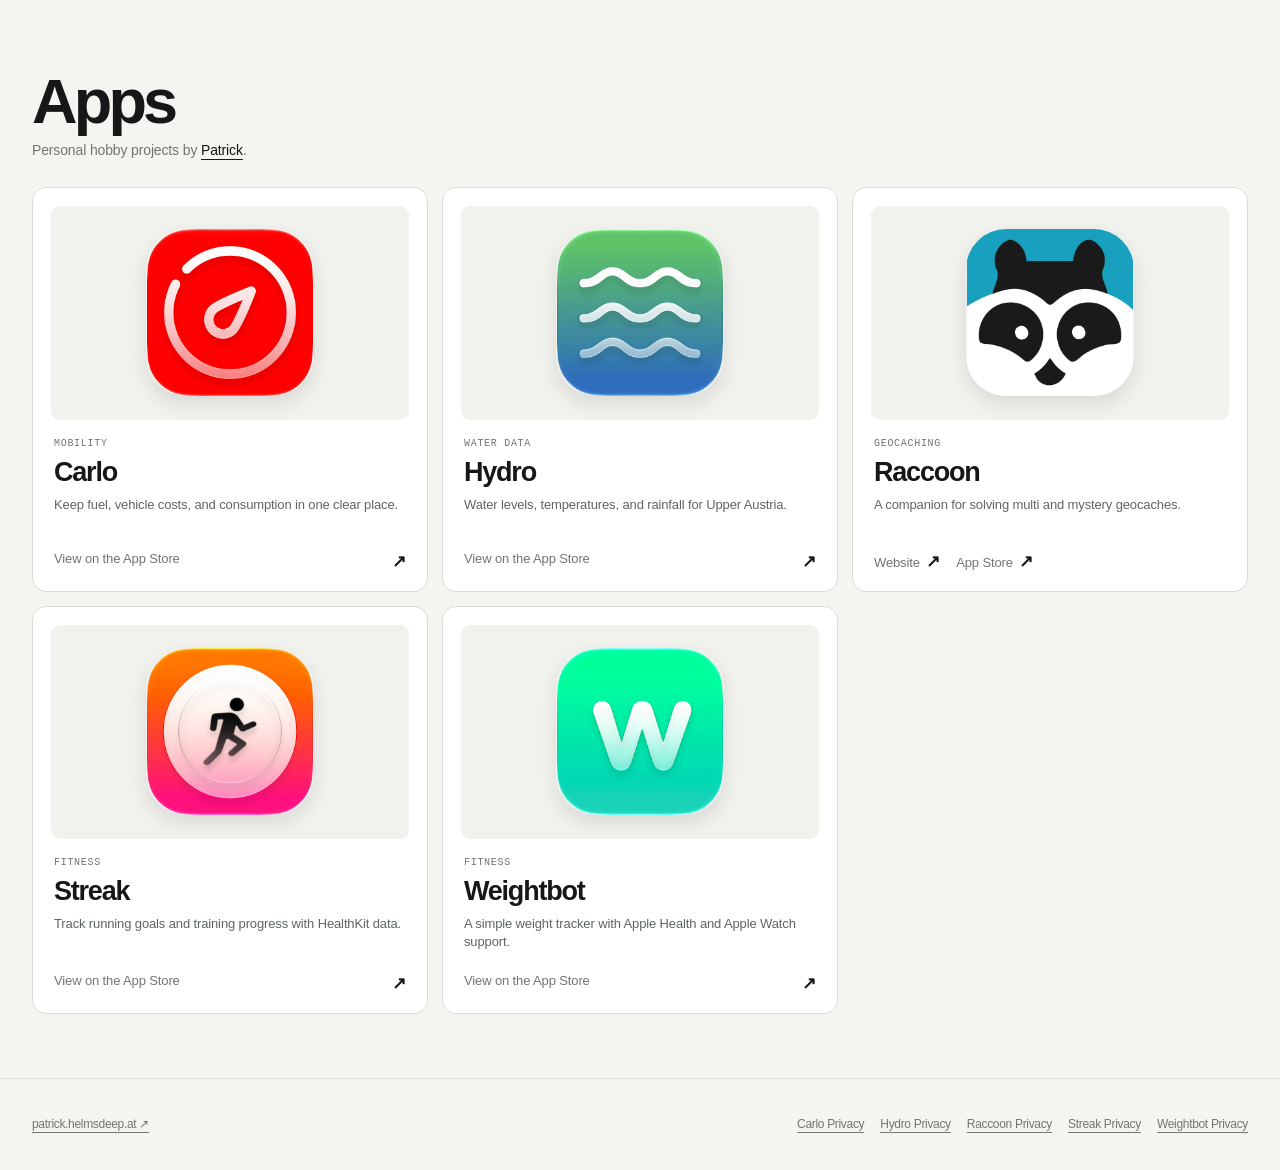
<file: Website/index.html>
<!doctype html>
<html lang="en">
  <head>
    <meta charset="utf-8">
    <meta name="viewport" content="width=device-width, initial-scale=1">
    <meta name="description" content="Personal hobby apps by Patrick.">
    <title>Apps — Patrick</title>
    <link rel="icon" type="image/svg+xml" href="favicon.svg">
    <link rel="stylesheet" href="main.css">
  </head>
  <body>
    <main class="container">
      <header class="intro">
        <h1>Apps</h1>
        <p>Personal hobby projects by <a href="https://patrick.helmsdeep.at">Patrick</a>.</p>
      </header>

      <section class="apps" aria-label="Apps">
        <a class="app-card" href="https://apps.apple.com/de/app/carlo-car-management/id1447144904">
          <span class="art"><img src="assets/carlo-app-icon.png" alt="Carlo app icon"></span>
          <span class="type">Mobility</span>
          <strong>Carlo</strong>
          <span class="description">Keep fuel, vehicle costs, and consumption in one clear place.</span>
          <span class="store-link">View on the App Store <b>↗</b></span>
        </a>

        <a class="app-card" href="https://apps.apple.com/de/app/hydro-aquatic-data-hub/id6477622181">
          <span class="art"><img src="assets/hydro-app-icon.png" alt="Hydro app icon"></span>
          <span class="type">Water Data</span>
          <strong>Hydro</strong>
          <span class="description">Water levels, temperatures, and rainfall for Upper Austria.</span>
          <span class="store-link">View on the App Store <b>↗</b></span>
        </a>

        <article class="app-card">
          <span class="art"><img src="assets/raccoon-app-icon.png" alt="Raccoon app icon"></span>
          <span class="type">Geocaching</span>
          <strong>Raccoon</strong>
          <span class="description">A companion for solving multi and mystery geocaches.</span>
          <span class="store-link multiple"><a href="https://raccoon.helmsdeep.at">Website <b>↗</b></a><a href="https://apps.apple.com/de/app/raccoon-geocaching-tool/id424398764">App Store <b>↗</b></a></span>
        </article>

        <a class="app-card" href="https://apps.apple.com/de/app/streak-workout-routine/id6476815974">
          <span class="art"><img src="assets/streak-app-icon.png" alt="Streak app icon"></span>
          <span class="type">Fitness</span>
          <strong>Streak</strong>
          <span class="description">Track running goals and training progress with HealthKit data.</span>
          <span class="store-link">View on the App Store <b>↗</b></span>
        </a>

        <a class="app-card" href="https://apps.apple.com/us/app/weightbot/id1167906295">
          <span class="art"><img src="assets/weightbot-app-icon.png" alt="Weightbot app icon"></span>
          <span class="type">Fitness</span>
          <strong>Weightbot</strong>
          <span class="description">A simple weight tracker with Apple Health and Apple Watch support.</span>
          <span class="store-link">View on the App Store <b>↗</b></span>
        </a>
      </section>
    </main>

    <footer>
      <div class="container footer-content">
        <a href="https://patrick.helmsdeep.at">patrick.helmsdeep.at ↗</a>
        <nav aria-label="Privacy policies">
          <a href="privacy/carlo/">Carlo Privacy</a>
          <a href="privacy/hydro/">Hydro Privacy</a>
          <a href="https://raccoon.helmsdeep.at/privacy.html">Raccoon Privacy</a>
          <a href="privacy/streak/">Streak Privacy</a>
          <a href="privacy/weightbot/">Weightbot Privacy</a>
        </nav>
      </div>
    </footer>
  </body>
</html>
</file>
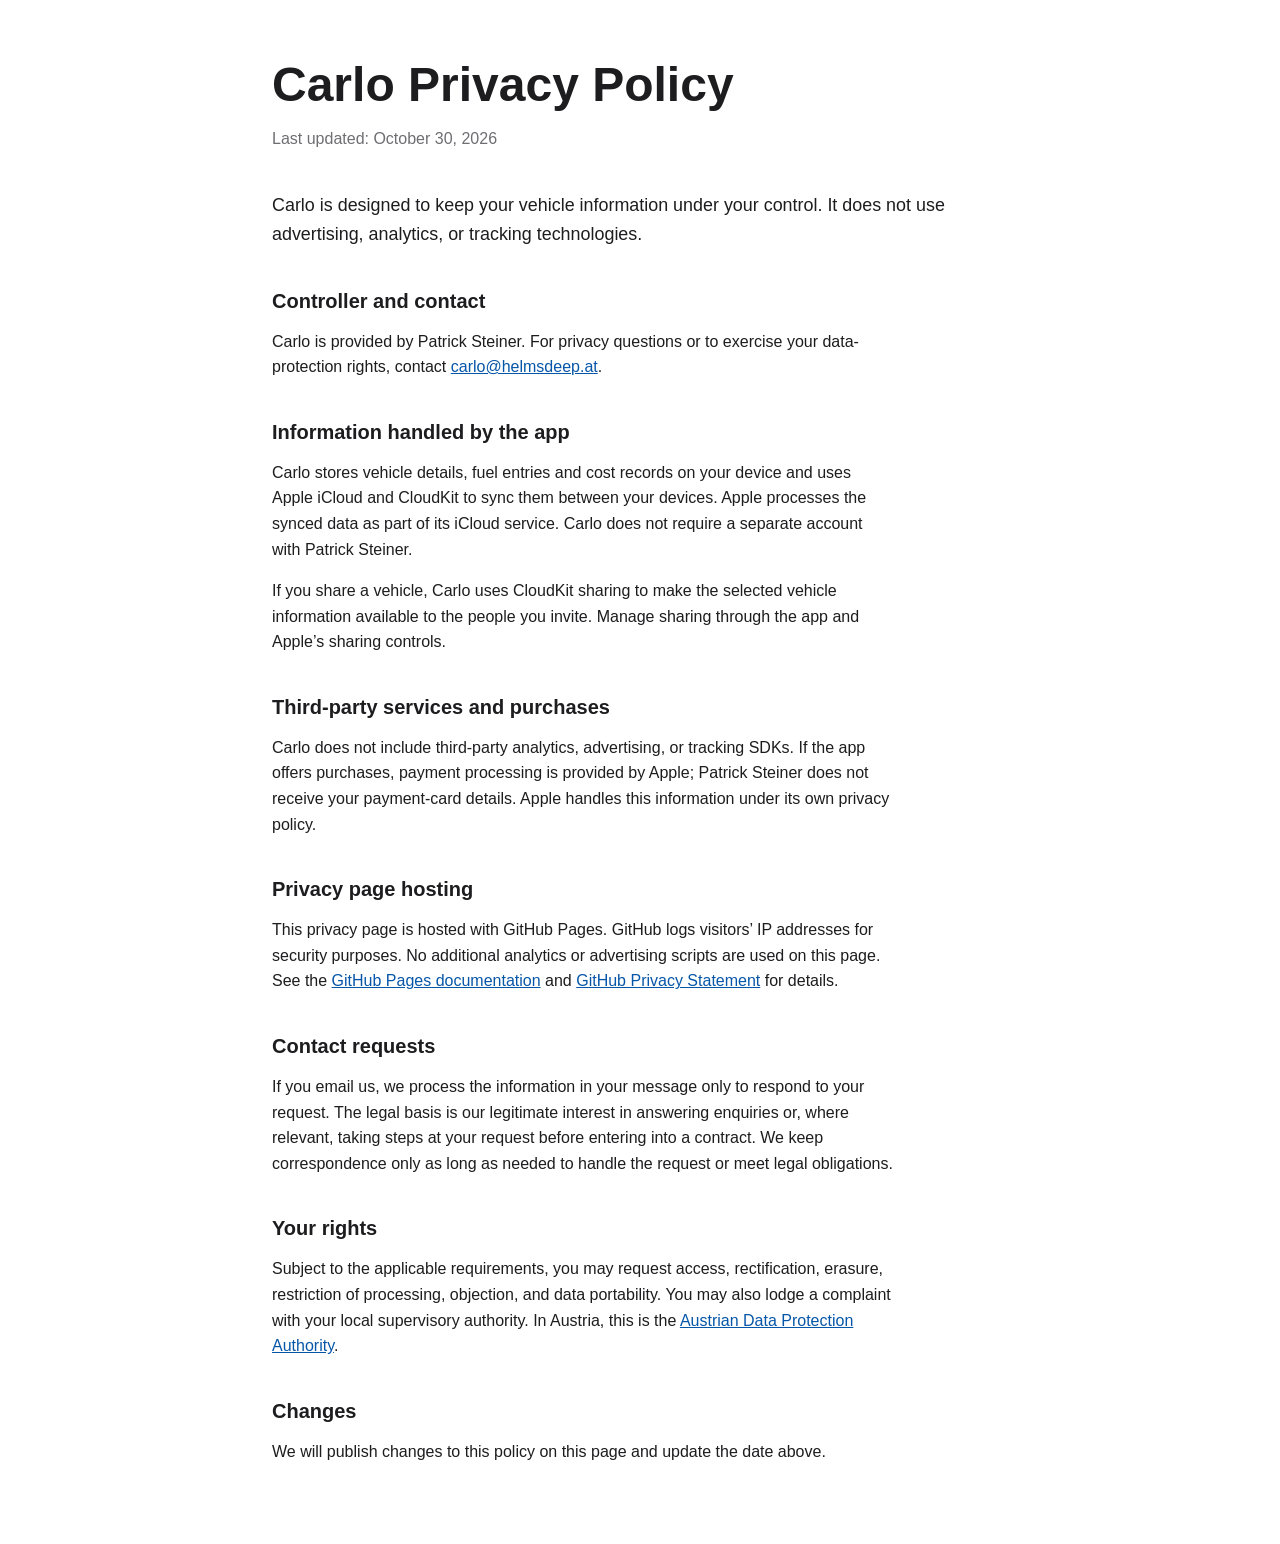
<file: Website/privacy/carlo/index.html>
<!doctype html>
<html lang="en">
  <head>
    <meta charset="utf-8">
    <meta name="viewport" content="width=device-width, initial-scale=1">
    <meta name="description" content="Privacy policy for Carlo.">
    <title>Carlo Privacy Policy</title>
    <link rel="stylesheet" href="../privacy.css">
  </head>
  <body>
    <main>
      <h1>Carlo Privacy Policy</h1>
      <p class="meta">Last updated: October 30, 2026</p>
      <p class="summary">Carlo is designed to keep your vehicle information under your control. It does not use advertising, analytics, or tracking technologies.</p>

      <h2>Controller and contact</h2>
      <p>Carlo is provided by Patrick Steiner. For privacy questions or to exercise your data-protection rights, contact <a href="mailto:carlo@helmsdeep.at">carlo@helmsdeep.at</a>.</p>

      <h2>Information handled by the app</h2>
      <p>Carlo stores vehicle details, fuel entries and cost records on your device and uses Apple iCloud and CloudKit to sync them between your devices. Apple processes the synced data as part of its iCloud service. Carlo does not require a separate account with Patrick Steiner.</p>
      <p>If you share a vehicle, Carlo uses CloudKit sharing to make the selected vehicle information available to the people you invite. Manage sharing through the app and Apple’s sharing controls.</p>

      <h2>Third-party services and purchases</h2>
      <p>Carlo does not include third-party analytics, advertising, or tracking SDKs. If the app offers purchases, payment processing is provided by Apple; Patrick Steiner does not receive your payment-card details. Apple handles this information under its own privacy policy.</p>

      <h2>Privacy page hosting</h2>
      <p>This privacy page is hosted with GitHub Pages. GitHub logs visitors’ IP addresses for security purposes. No additional analytics or advertising scripts are used on this page. See the <a href="https://docs.github.com/en/pages/getting-started-with-github-pages/what-is-github-pages">GitHub Pages documentation</a> and <a href="https://docs.github.com/en/site-policy/privacy-policies/github-general-privacy-statement">GitHub Privacy Statement</a> for details.</p>

      <h2>Contact requests</h2>
      <p>If you email us, we process the information in your message only to respond to your request. The legal basis is our legitimate interest in answering enquiries or, where relevant, taking steps at your request before entering into a contract. We keep correspondence only as long as needed to handle the request or meet legal obligations.</p>

      <h2>Your rights</h2>
      <p>Subject to the applicable requirements, you may request access, rectification, erasure, restriction of processing, objection, and data portability. You may also lodge a complaint with your local supervisory authority. In Austria, this is the <a href="https://dsb.gv.at/eingabe-an-die-dsb/beschwerde">Austrian Data Protection Authority</a>.</p>

      <h2>Changes</h2>
      <p>We will publish changes to this policy on this page and update the date above.</p>
    </main>
  </body>
</html>
</file>
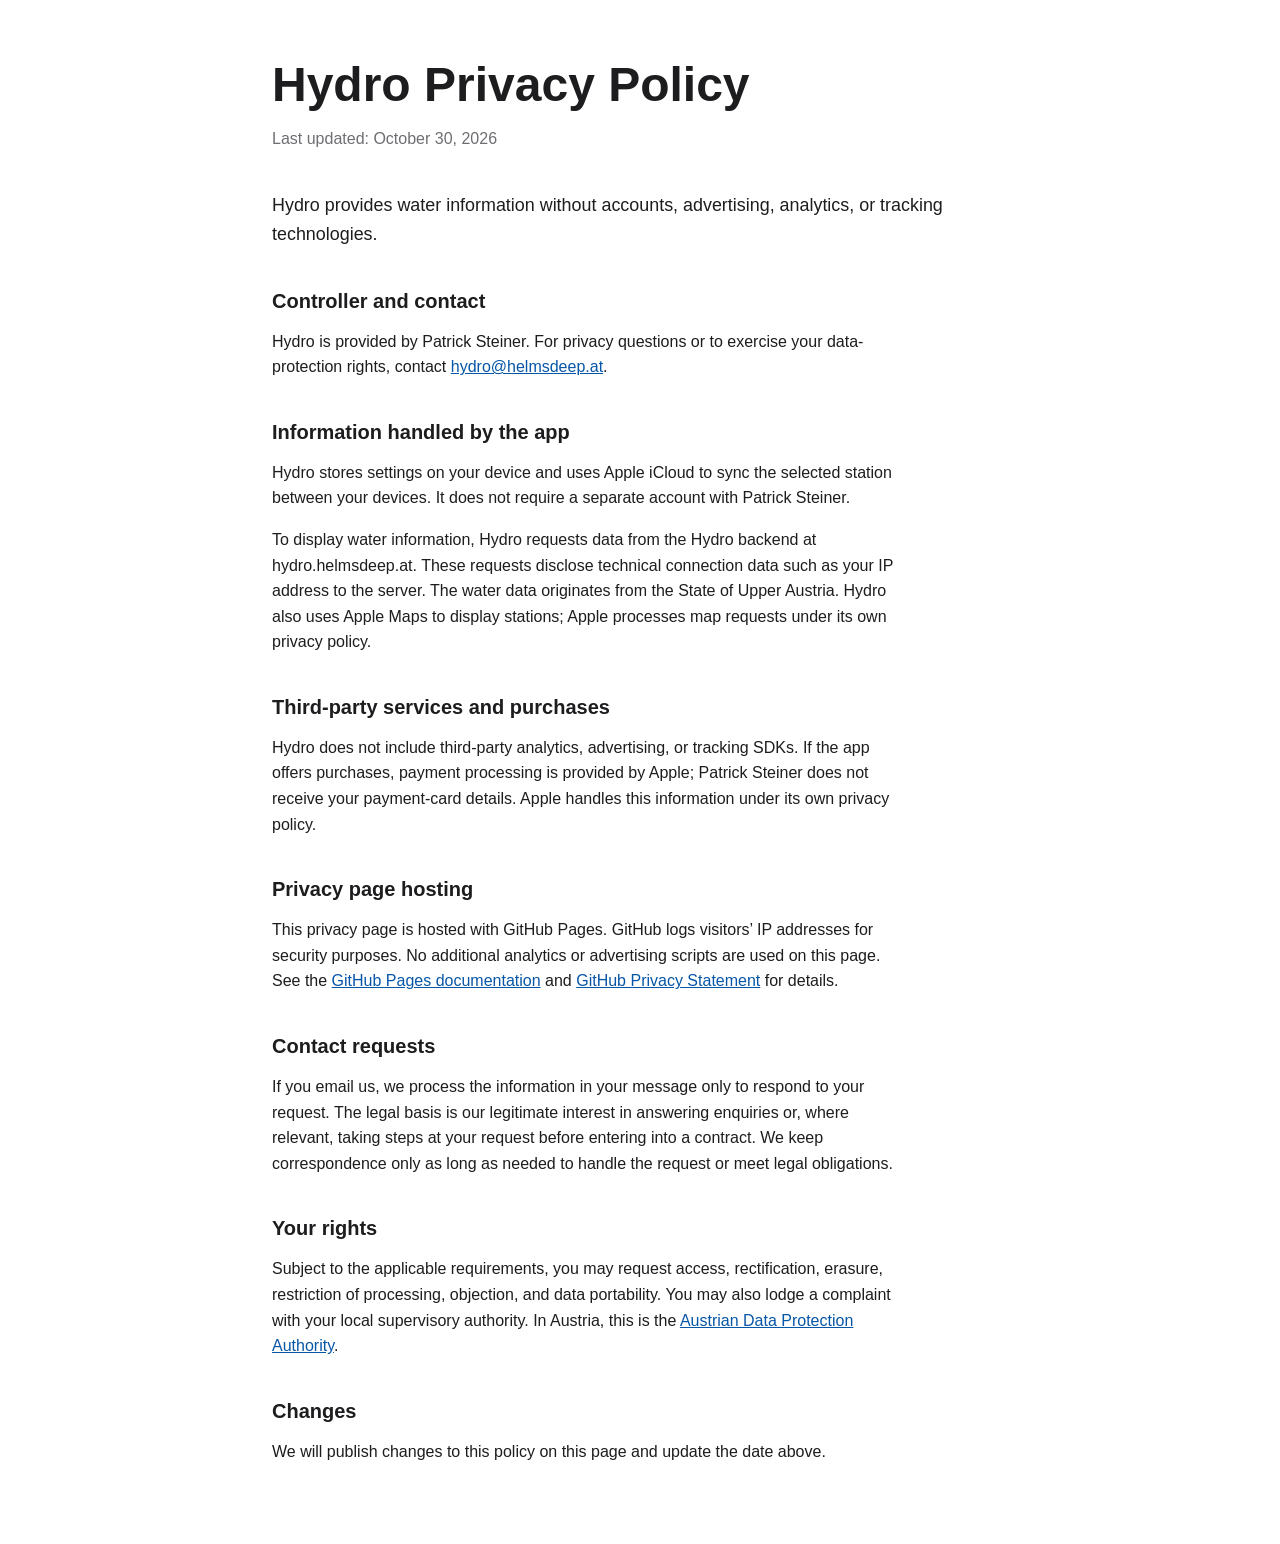
<file: Website/privacy/hydro/index.html>
<!doctype html>
<html lang="en">
  <head>
    <meta charset="utf-8">
    <meta name="viewport" content="width=device-width, initial-scale=1">
    <meta name="description" content="Privacy policy for Hydro.">
    <title>Hydro Privacy Policy</title>
    <link rel="stylesheet" href="../privacy.css">
  </head>
  <body>
    <main>
      <h1>Hydro Privacy Policy</h1>
      <p class="meta">Last updated: October 30, 2026</p>
      <p class="summary">Hydro provides water information without accounts, advertising, analytics, or tracking technologies.</p>

      <h2>Controller and contact</h2>
      <p>Hydro is provided by Patrick Steiner. For privacy questions or to exercise your data-protection rights, contact <a href="mailto:hydro@helmsdeep.at">hydro@helmsdeep.at</a>.</p>

      <h2>Information handled by the app</h2>
      <p>Hydro stores settings on your device and uses Apple iCloud to sync the selected station between your devices. It does not require a separate account with Patrick Steiner.</p>
      <p>To display water information, Hydro requests data from the Hydro backend at hydro.helmsdeep.at. These requests disclose technical connection data such as your IP address to the server. The water data originates from the State of Upper Austria. Hydro also uses Apple Maps to display stations; Apple processes map requests under its own privacy policy.</p>

      <h2>Third-party services and purchases</h2>
      <p>Hydro does not include third-party analytics, advertising, or tracking SDKs. If the app offers purchases, payment processing is provided by Apple; Patrick Steiner does not receive your payment-card details. Apple handles this information under its own privacy policy.</p>

      <h2>Privacy page hosting</h2>
      <p>This privacy page is hosted with GitHub Pages. GitHub logs visitors’ IP addresses for security purposes. No additional analytics or advertising scripts are used on this page. See the <a href="https://docs.github.com/en/pages/getting-started-with-github-pages/what-is-github-pages">GitHub Pages documentation</a> and <a href="https://docs.github.com/en/site-policy/privacy-policies/github-general-privacy-statement">GitHub Privacy Statement</a> for details.</p>

      <h2>Contact requests</h2>
      <p>If you email us, we process the information in your message only to respond to your request. The legal basis is our legitimate interest in answering enquiries or, where relevant, taking steps at your request before entering into a contract. We keep correspondence only as long as needed to handle the request or meet legal obligations.</p>

      <h2>Your rights</h2>
      <p>Subject to the applicable requirements, you may request access, rectification, erasure, restriction of processing, objection, and data portability. You may also lodge a complaint with your local supervisory authority. In Austria, this is the <a href="https://dsb.gv.at/eingabe-an-die-dsb/beschwerde">Austrian Data Protection Authority</a>.</p>

      <h2>Changes</h2>
      <p>We will publish changes to this policy on this page and update the date above.</p>
    </main>
  </body>
</html>
</file>
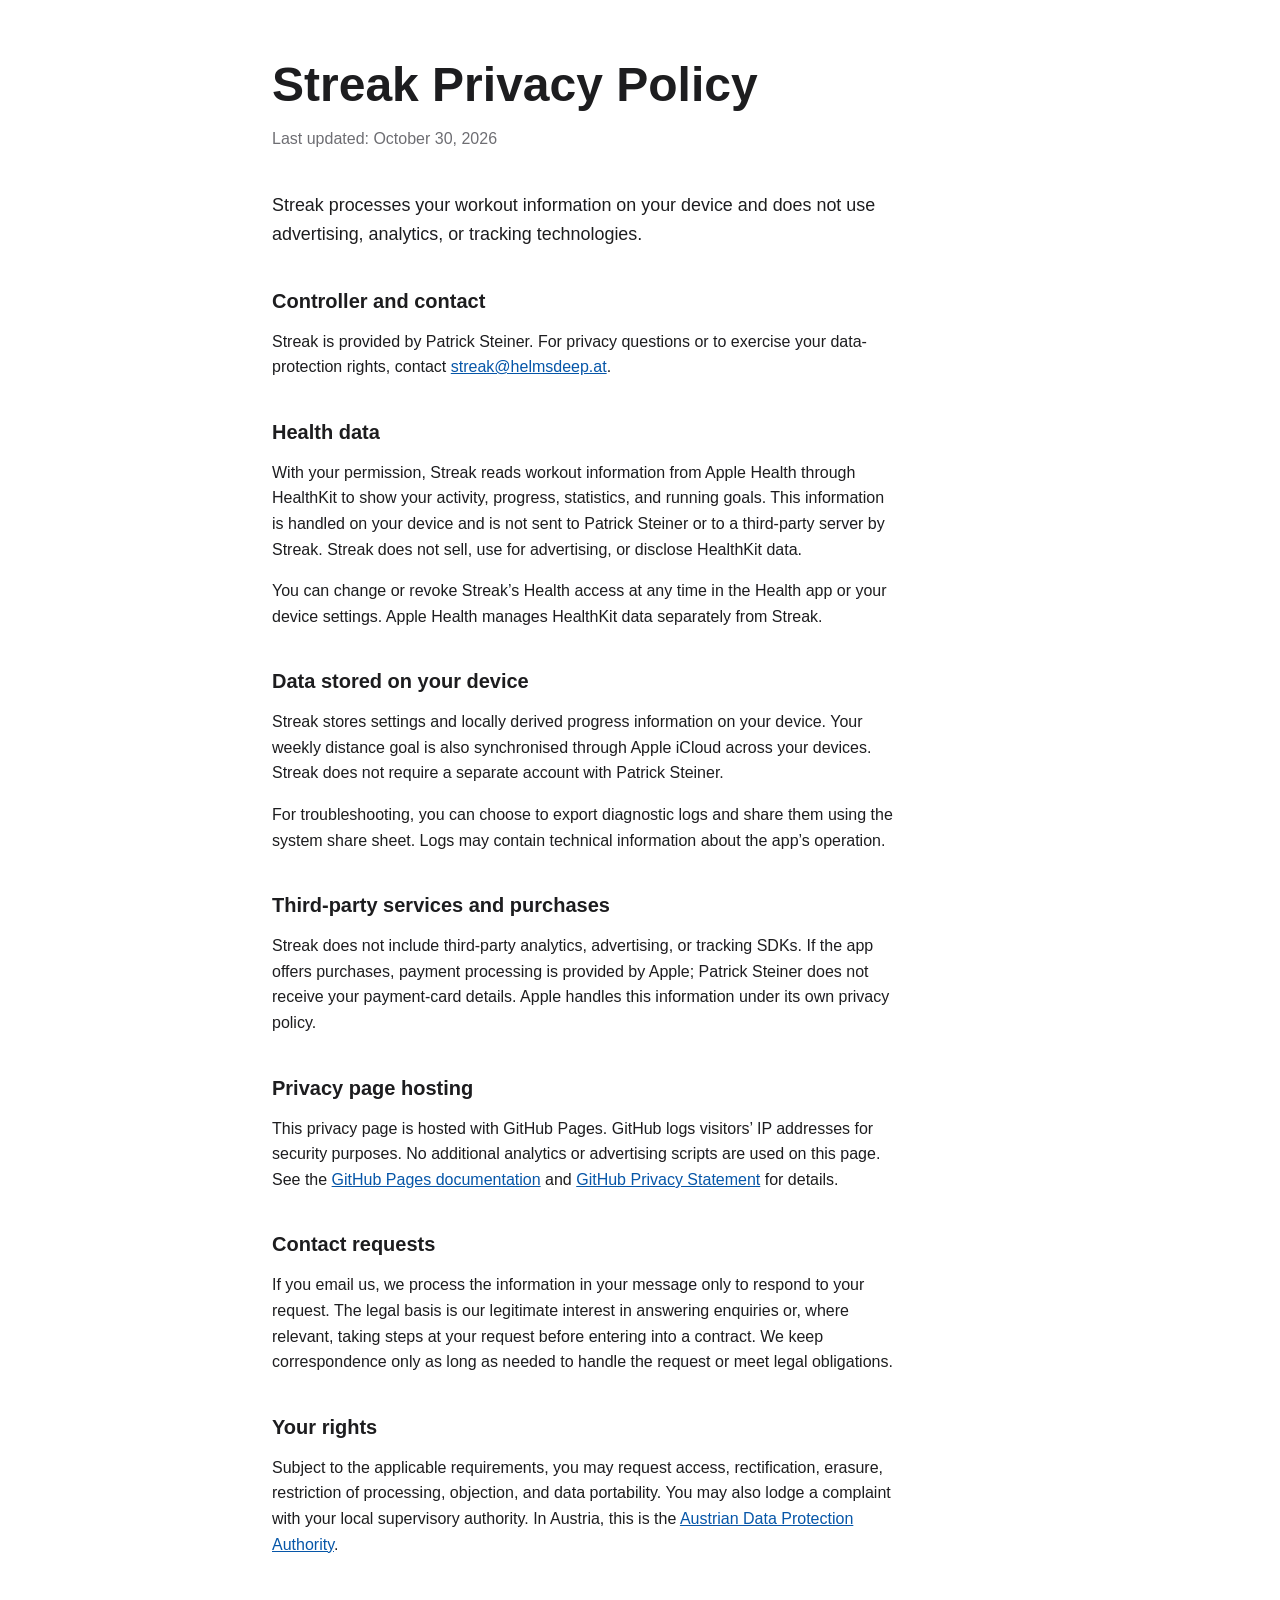
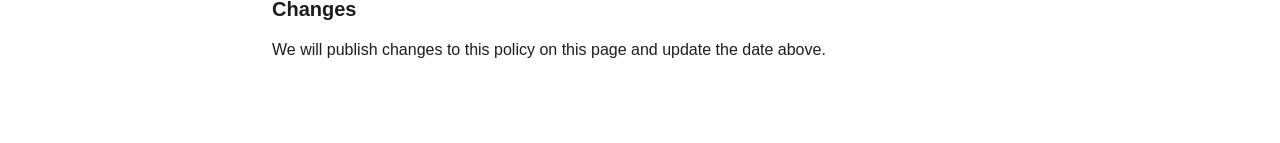
<file: Website/privacy/streak/index.html>
<!doctype html>
<html lang="en">
  <head>
    <meta charset="utf-8">
    <meta name="viewport" content="width=device-width, initial-scale=1">
    <meta name="description" content="Privacy policy for Streak.">
    <title>Streak Privacy Policy</title>
    <link rel="stylesheet" href="../privacy.css">
  </head>
  <body>
    <main>
      <h1>Streak Privacy Policy</h1>
      <p class="meta">Last updated: October 30, 2026</p>
      <p class="summary">Streak processes your workout information on your device and does not use advertising, analytics, or tracking technologies.</p>

      <h2>Controller and contact</h2>
      <p>Streak is provided by Patrick Steiner. For privacy questions or to exercise your data-protection rights, contact <a href="mailto:streak@helmsdeep.at">streak@helmsdeep.at</a>.</p>

      <h2>Health data</h2>
      <p>With your permission, Streak reads workout information from Apple Health through HealthKit to show your activity, progress, statistics, and running goals. This information is handled on your device and is not sent to Patrick Steiner or to a third-party server by Streak. Streak does not sell, use for advertising, or disclose HealthKit data.</p>
      <p>You can change or revoke Streak’s Health access at any time in the Health app or your device settings. Apple Health manages HealthKit data separately from Streak.</p>

      <h2>Data stored on your device</h2>
      <p>Streak stores settings and locally derived progress information on your device. Your weekly distance goal is also synchronised through Apple iCloud across your devices. Streak does not require a separate account with Patrick Steiner.</p>
      <p>For troubleshooting, you can choose to export diagnostic logs and share them using the system share sheet. Logs may contain technical information about the app’s operation.</p>

      <h2>Third-party services and purchases</h2>
      <p>Streak does not include third-party analytics, advertising, or tracking SDKs. If the app offers purchases, payment processing is provided by Apple; Patrick Steiner does not receive your payment-card details. Apple handles this information under its own privacy policy.</p>

      <h2>Privacy page hosting</h2>
      <p>This privacy page is hosted with GitHub Pages. GitHub logs visitors’ IP addresses for security purposes. No additional analytics or advertising scripts are used on this page. See the <a href="https://docs.github.com/en/pages/getting-started-with-github-pages/what-is-github-pages">GitHub Pages documentation</a> and <a href="https://docs.github.com/en/site-policy/privacy-policies/github-general-privacy-statement">GitHub Privacy Statement</a> for details.</p>

      <h2>Contact requests</h2>
      <p>If you email us, we process the information in your message only to respond to your request. The legal basis is our legitimate interest in answering enquiries or, where relevant, taking steps at your request before entering into a contract. We keep correspondence only as long as needed to handle the request or meet legal obligations.</p>

      <h2>Your rights</h2>
      <p>Subject to the applicable requirements, you may request access, rectification, erasure, restriction of processing, objection, and data portability. You may also lodge a complaint with your local supervisory authority. In Austria, this is the <a href="https://dsb.gv.at/eingabe-an-die-dsb/beschwerde">Austrian Data Protection Authority</a>.</p>

      <h2>Changes</h2>
      <p>We will publish changes to this policy on this page and update the date above.</p>
    </main>
  </body>
</html>
</file>
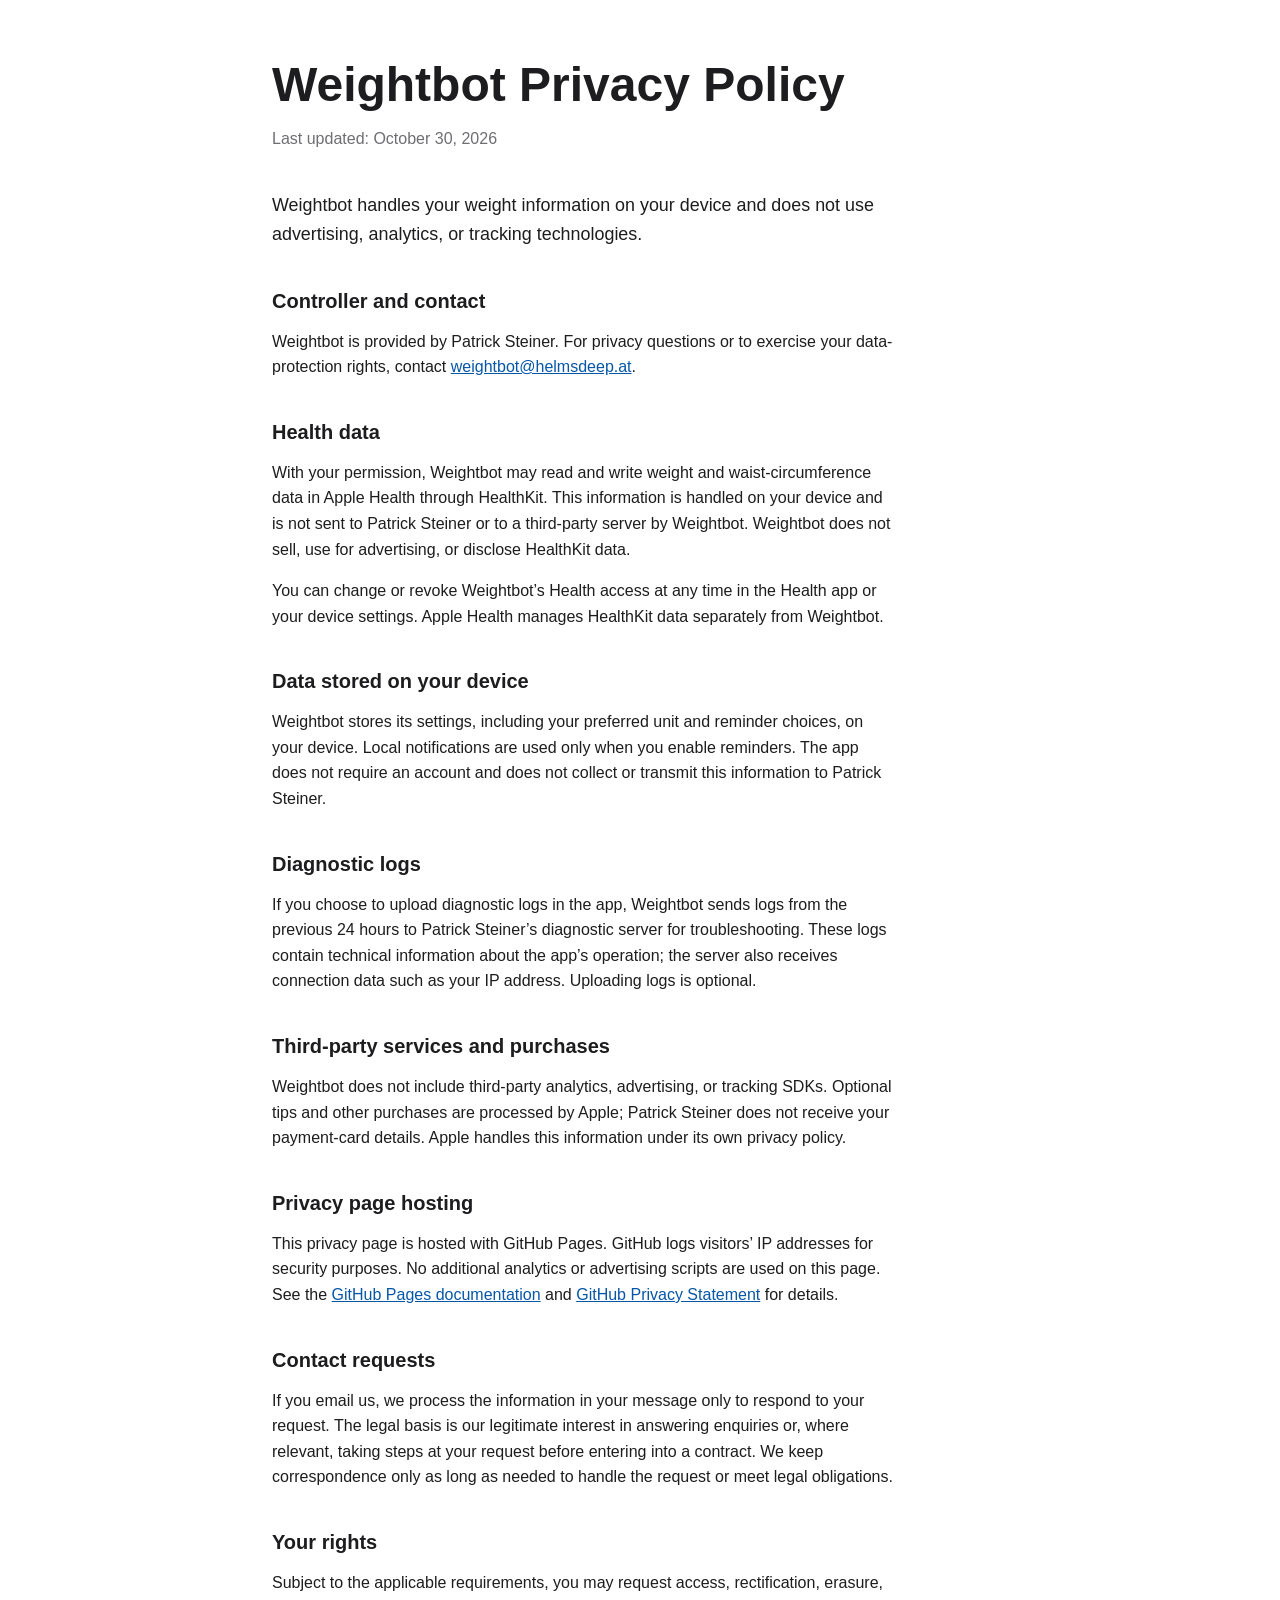
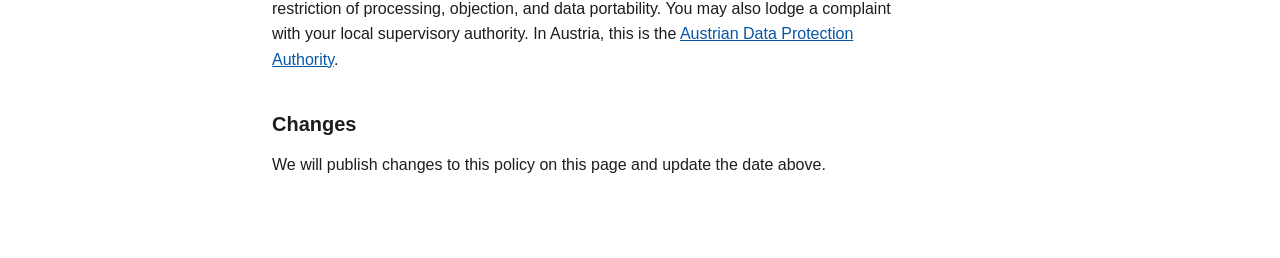
<file: Website/privacy/weightbot/index.html>
<!doctype html>
<html lang="en">
  <head>
    <meta charset="utf-8">
    <meta name="viewport" content="width=device-width, initial-scale=1">
    <meta name="description" content="Privacy policy for Weightbot.">
    <title>Weightbot Privacy Policy</title>
    <link rel="stylesheet" href="../privacy.css">
  </head>
  <body>
    <main>
      <h1>Weightbot Privacy Policy</h1>
      <p class="meta">Last updated: October 30, 2026</p>
      <p class="summary">Weightbot handles your weight information on your device and does not use advertising, analytics, or tracking technologies.</p>

      <h2>Controller and contact</h2>
      <p>Weightbot is provided by Patrick Steiner. For privacy questions or to exercise your data-protection rights, contact <a href="mailto:weightbot@helmsdeep.at">weightbot@helmsdeep.at</a>.</p>

      <h2>Health data</h2>
      <p>With your permission, Weightbot may read and write weight and waist-circumference data in Apple Health through HealthKit. This information is handled on your device and is not sent to Patrick Steiner or to a third-party server by Weightbot. Weightbot does not sell, use for advertising, or disclose HealthKit data.</p>
      <p>You can change or revoke Weightbot’s Health access at any time in the Health app or your device settings. Apple Health manages HealthKit data separately from Weightbot.</p>

      <h2>Data stored on your device</h2>
      <p>Weightbot stores its settings, including your preferred unit and reminder choices, on your device. Local notifications are used only when you enable reminders. The app does not require an account and does not collect or transmit this information to Patrick Steiner.</p>

      <h2>Diagnostic logs</h2>
      <p>If you choose to upload diagnostic logs in the app, Weightbot sends logs from the previous 24 hours to Patrick Steiner’s diagnostic server for troubleshooting. These logs contain technical information about the app’s operation; the server also receives connection data such as your IP address. Uploading logs is optional.</p>

      <h2>Third-party services and purchases</h2>
      <p>Weightbot does not include third-party analytics, advertising, or tracking SDKs. Optional tips and other purchases are processed by Apple; Patrick Steiner does not receive your payment-card details. Apple handles this information under its own privacy policy.</p>

      <h2>Privacy page hosting</h2>
      <p>This privacy page is hosted with GitHub Pages. GitHub logs visitors’ IP addresses for security purposes. No additional analytics or advertising scripts are used on this page. See the <a href="https://docs.github.com/en/pages/getting-started-with-github-pages/what-is-github-pages">GitHub Pages documentation</a> and <a href="https://docs.github.com/en/site-policy/privacy-policies/github-general-privacy-statement">GitHub Privacy Statement</a> for details.</p>

      <h2>Contact requests</h2>
      <p>If you email us, we process the information in your message only to respond to your request. The legal basis is our legitimate interest in answering enquiries or, where relevant, taking steps at your request before entering into a contract. We keep correspondence only as long as needed to handle the request or meet legal obligations.</p>

      <h2>Your rights</h2>
      <p>Subject to the applicable requirements, you may request access, rectification, erasure, restriction of processing, objection, and data portability. You may also lodge a complaint with your local supervisory authority. In Austria, this is the <a href="https://dsb.gv.at/eingabe-an-die-dsb/beschwerde">Austrian Data Protection Authority</a>.</p>

      <h2>Changes</h2>
      <p>We will publish changes to this policy on this page and update the date above.</p>
    </main>
  </body>
</html>
</file>
<file: Website/main.css>
:root { --ink:#151817; --paper:#f4f4f1; --card:#fff; --line:#dbddd7; --muted:#717671; }
* { box-sizing:border-box; }
body { min-width:320px; margin:0; color:var(--ink); background:var(--paper); font-family:-apple-system,BlinkMacSystemFont,"SF Pro Display","Helvetica Neue",Arial,sans-serif; letter-spacing:-.02em; }
a { color:inherit; }
.container { width:min(1220px,calc(100% - 64px)); margin:0 auto; }
.intro { padding:72px 0 29px; }
h1 { margin:0; font-size:clamp(37px,5vw,63px); font-weight:700; letter-spacing:-.06em; line-height:.95; }
.intro p { margin:10px 0 0; color:var(--muted); font-size:14px; letter-spacing:-.01em; }
.intro p a { color:var(--ink); text-underline-offset:4px; }
.apps { display:grid; grid-template-columns:repeat(3,minmax(0,1fr)); gap:14px; padding-bottom:64px; }
.app-card { min-height:405px; display:flex; flex-direction:column; padding:18px; border:1px solid var(--line); border-radius:14px; color:inherit; background:var(--card); text-decoration:none; transition:transform .18s ease,box-shadow .18s ease; }
.app-card:hover { transform:translateY(-3px); box-shadow:0 14px 32px #232b2514; }
.art { height:214px; display:grid; place-items:center; border-radius:9px; background:#f1f1ee; overflow:hidden; }
.art img { width:168px; height:168px; max-width:78%; max-height:78%; border-radius:24%; object-fit:contain; box-shadow:0 8px 18px #1b1b1b1c; }
.type { display:block; padding:18px 3px 0; color:var(--muted); font:500 10px ui-monospace,SFMono-Regular,Menlo,monospace; letter-spacing:.07em; text-transform:uppercase; }
.app-card strong { display:block; margin:8px 3px 0; font-size:27px; font-weight:600; letter-spacing:-.045em; }
.description { display:block; margin:8px 3px 0; color:#5f6560; font-size:13px; line-height:1.42; letter-spacing:-.01em; }
.store-link { display:block; margin-top:auto; padding:21px 3px 1px; color:var(--muted); font-size:13px; letter-spacing:-.01em; }
.store-link b { float:right; color:var(--ink); font-size:17px; }
.multiple { display:flex; gap:16px; align-items:center; }
.multiple a { color:var(--muted); text-decoration:none; }
.multiple a:hover { color:var(--ink); text-decoration:underline; text-underline-offset:4px; }
.multiple b { float:none; padding-left:3px; }
footer { border-top:1px solid var(--line); }
.footer-content { min-height:91px; display:flex; align-items:center; justify-content:space-between; gap:20px; color:var(--muted); font-size:12px; }
footer a { text-underline-offset:4px; }
footer nav { display:flex; flex-wrap:wrap; gap:16px; }
@media (max-width:760px) {
  .container { width:min(100% - 40px,680px); }
  .intro { padding:49px 0 23px; }
  .apps { grid-template-columns:repeat(2,minmax(0,1fr)); gap:10px; }
  .app-card { min-height:325px; padding:11px; border-radius:10px; }
  .art { height:154px; }
  .art img { width:120px; height:120px; }
  .type { padding:13px 2px 0; }
  .app-card strong { margin:6px 2px 0; font-size:23px; }
  .description { margin:6px 2px 0; font-size:12px; }
  .store-link { padding:15px 2px 1px; font-size:12px; }
  .footer-content { align-items:flex-start; flex-direction:column; padding:25px 0; }
}
</file>
<file: Website/privacy/privacy.css>
:root {
  color-scheme: light;
  font-family: -apple-system, BlinkMacSystemFont, "Segoe UI", sans-serif;
  color: #1d1d1f;
  background: #fff;
}

* { box-sizing: border-box; }

body {
  margin: 0;
  line-height: 1.6;
}

main {
  width: min(100% - 2rem, 46rem);
  margin: 0 auto;
  padding: 3.5rem 0 4rem;
}

h1, h2 { line-height: 1.2; }

h1 { margin: 0; font-size: clamp(2rem, 6vw, 3rem); }
h2 { margin: 2.5rem 0 .75rem; font-size: 1.25rem; }
p, li { max-width: 70ch; }
a { color: #0656a8; }

.meta { margin: .75rem 0 2.5rem; color: #6e6e73; }
.summary { font-size: 1.12rem; }
</file>
